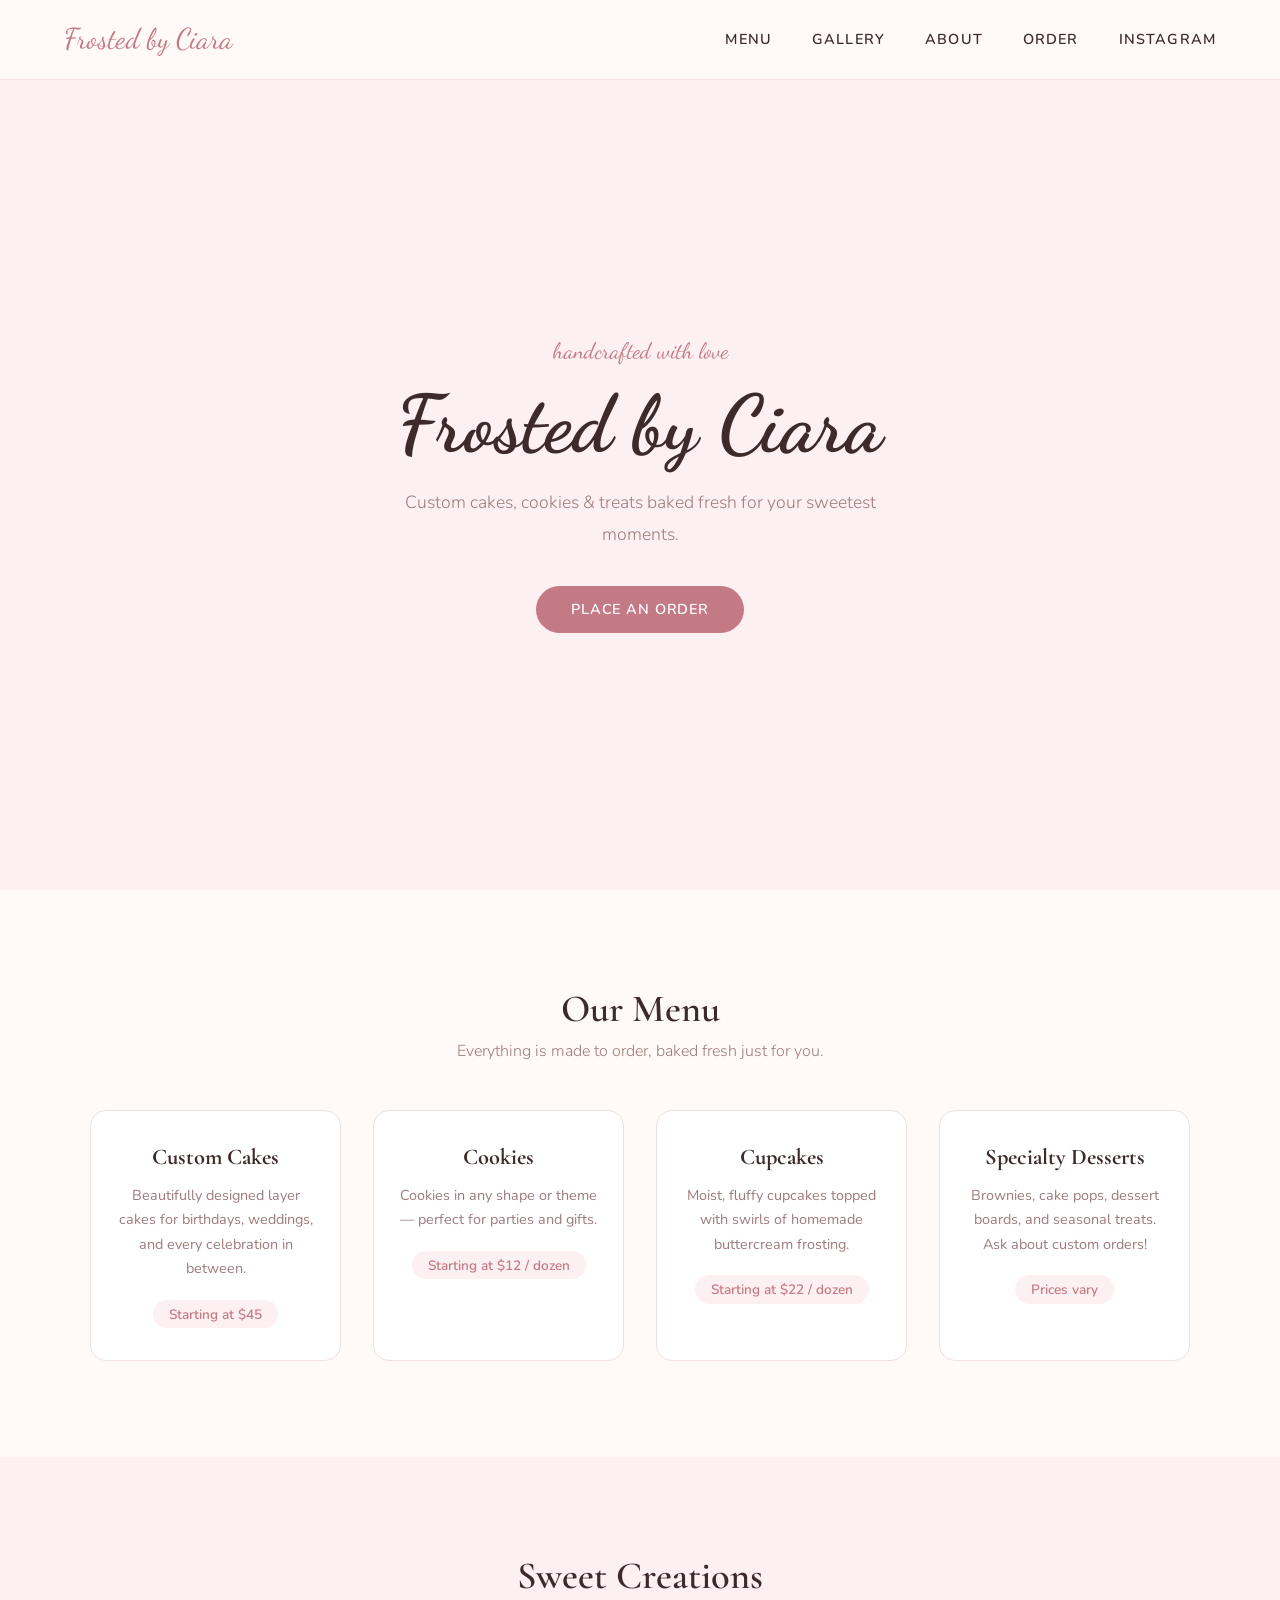
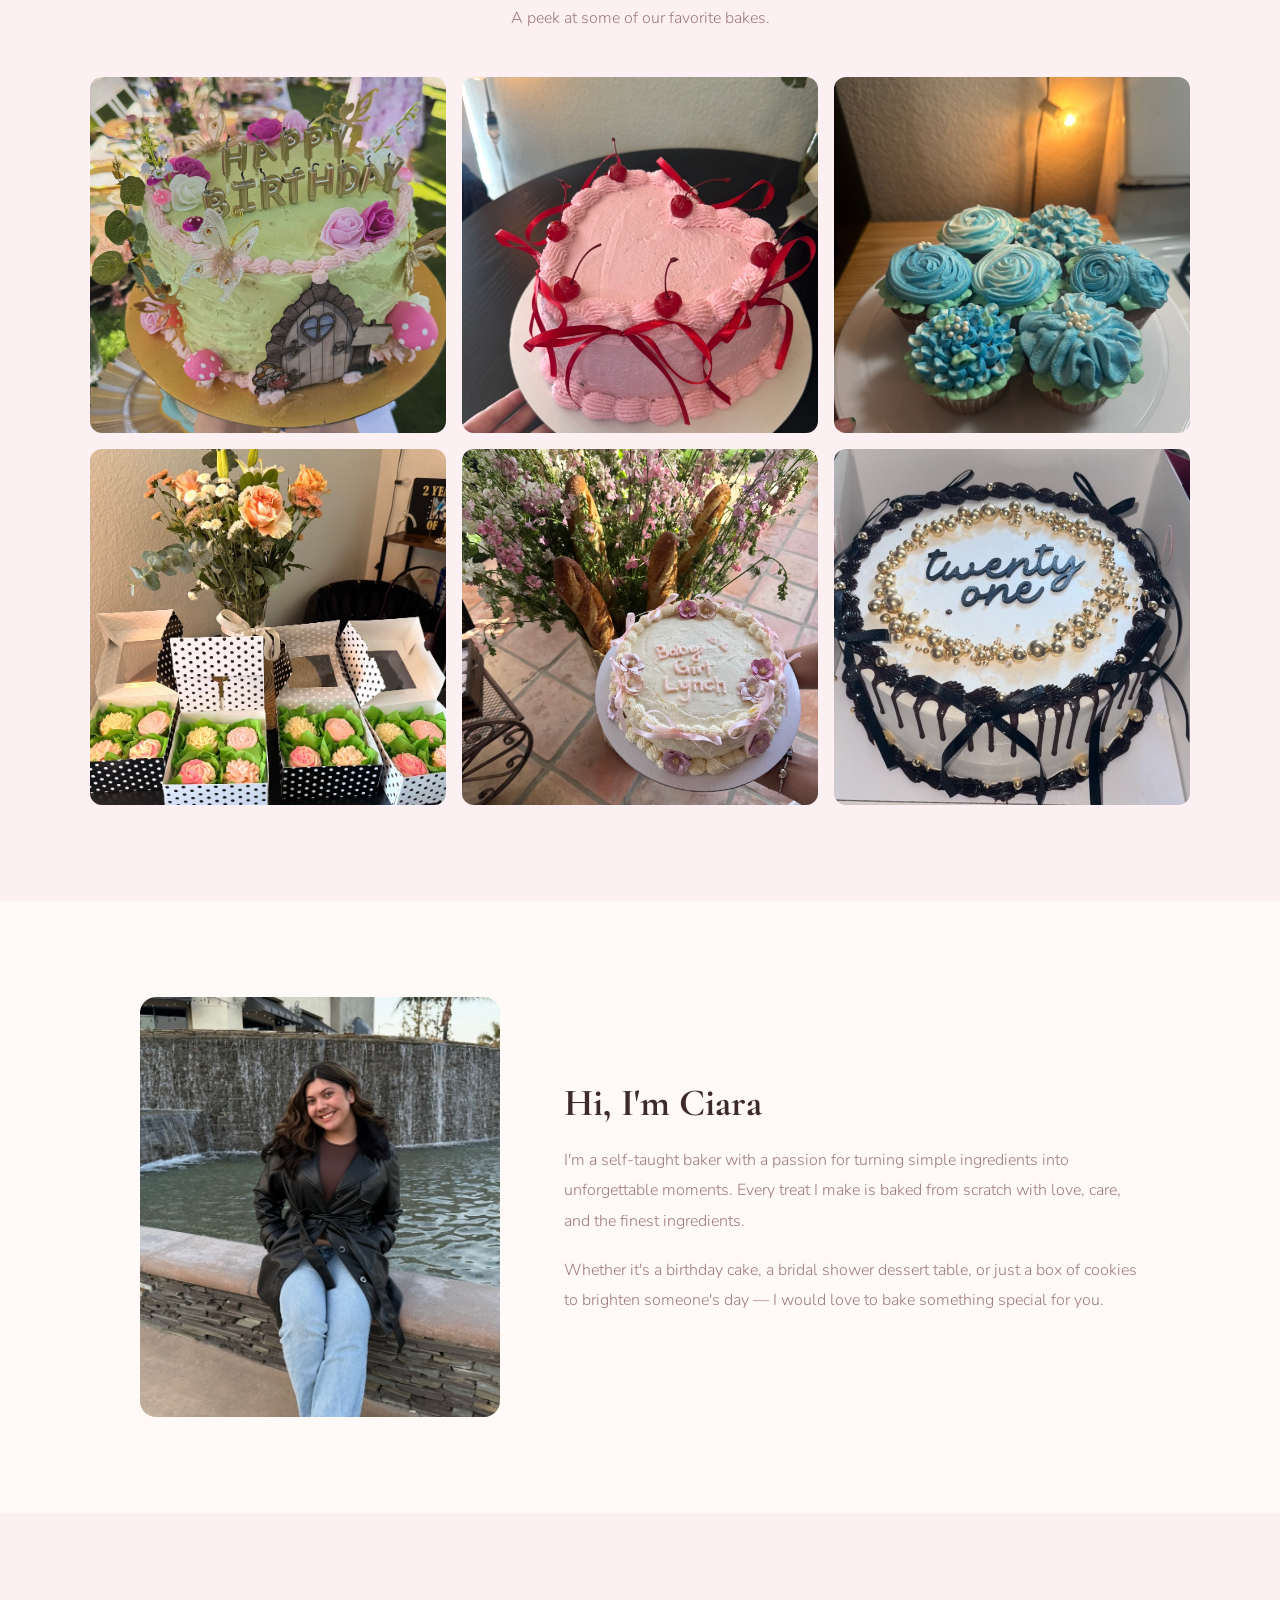
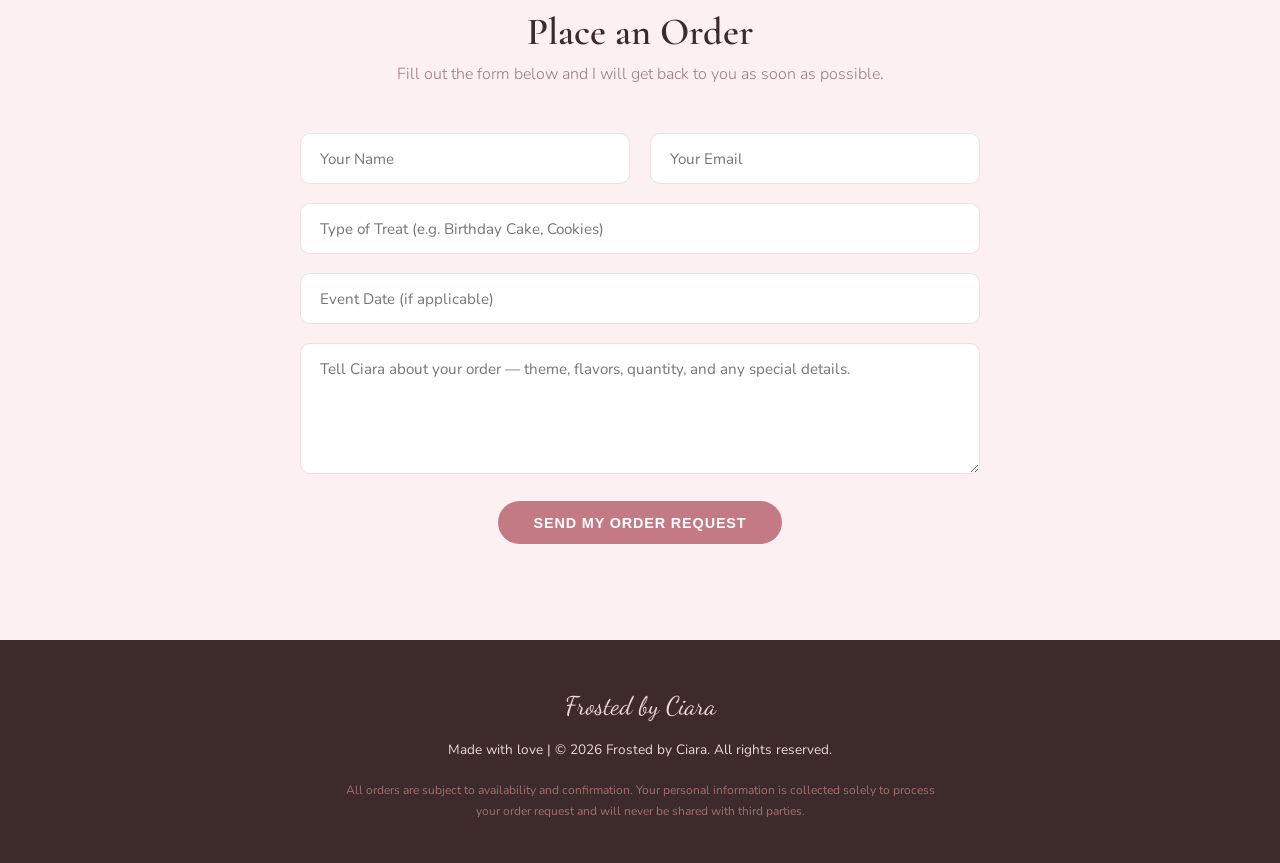
<file: index.html>
<!DOCTYPE html>
<html lang="en">
  <head>
    <meta charset="UTF-8" />
    <meta name="viewport" content="width=device-width, initial-scale=1.0" />
    <title>Frosted by Ciara</title>
    <link rel="preconnect" href="https://fonts.googleapis.com" />
    <link rel="preconnect" href="https://fonts.gstatic.com" crossorigin />
    <link href="https://fonts.googleapis.com/css2?family=Cormorant+Garamond:ital,wght@0,400;0,600;1,400&family=Dancing+Script:wght@700&family=Nunito:wght@300;400;600&display=swap" rel="stylesheet" />
    <link rel="stylesheet" href="style.css" />
  </head>
  <body>

    <!-- NAVIGATION -->
    <nav class="navbar">
      <div class="nav-logo">Frosted by Ciara</div>
      <ul class="nav-links">
        <li><a href="#menu">Menu</a></li>
        <li><a href="#gallery">Gallery</a></li>
        <li><a href="#about">About</a></li>
        <li><a href="#order">Order</a></li>
        <li><a href="https://www.instagram.com/frostedbyciara" target="_blank">Instagram</a></li>
      </ul>
      <button class="hamburger" id="hamburger">
        <span></span>
        <span></span>
        <span></span>
      </button>
    </nav>

    <!-- HERO -->
    <section class="hero">
      <div class="hero-content">
        <p class="hero-tagline">handcrafted with love</p>
        <h1 class="hero-title">Frosted by Ciara</h1>
        <p class="hero-subtitle">Custom cakes, cookies & treats baked fresh for your sweetest moments.</p>
        <a href="#order" class="btn">Place an Order</a>
      </div>
    </section>

    <!-- MENU -->
    <section class="menu" id="menu">
      <h2 class="section-title">Our Menu</h2>
      <p class="section-subtitle">Everything is made to order, baked fresh just for you.</p>
      <div class="menu-grid">

        <div class="menu-card">
          <h3>Custom Cakes</h3>
          <p>Beautifully designed layer cakes for birthdays, weddings, and every celebration in between.</p>
          <span class="price">Starting at $45</span>
        </div>

        <div class="menu-card">
          <h3>Cookies</h3>
          <p>Cookies in any shape or theme — perfect for parties and gifts.</p>
          <span class="price">Starting at $12 / dozen</span>
        </div>

        <div class="menu-card">
          <h3>Cupcakes</h3>
          <p>Moist, fluffy cupcakes topped with swirls of homemade buttercream frosting.</p>
          <span class="price">Starting at $22 / dozen</span>
        </div>

        <div class="menu-card">
          <h3>Specialty Desserts</h3>
          <p>Brownies, cake pops, dessert boards, and seasonal treats. Ask about custom orders!</p>
          <span class="price">Prices vary</span>
        </div>

      </div>
    </section>

    <!-- GALLERY -->
    <section class="gallery" id="gallery">
      <h2 class="section-title">Sweet Creations</h2>
      <p class="section-subtitle">A peek at some of our favorite bakes.</p>
      <div class="gallery-grid">
       <div class="gallery-item"><img src="images/IMG_4489.JPG" alt="Frosted by Ciara baked goods" /></div>
        <div class="gallery-item"><img src="images/IMG_5154.jpg" alt="Frosted by Ciara baked goods" /></div>
        <div class="gallery-item"><img src="images/IMG_5155.jpg" alt="Frosted by Ciara baked goods" /></div>
        <div class="gallery-item"><img src="images/IMG_5156.jpg" alt="Frosted by Ciara baked goods" /></div>
        <div class="gallery-item"><img src="images/IMG_5157.jpg" alt="Frosted by Ciara baked goods" /></div>
        <div class="gallery-item"><img src="images/View recent photos.PNG" alt="Frosted by Ciara baked goods" /></div>
      </div>
    </section>

    <!-- ABOUT -->
    <section class="about" id="about">
      <div class="about-content">
        <div class="about-image">
          <img src="images/IMG_5158.jpg" alt="Ciara, baker and founder of Frosted by Ciara" />
        </div>
        <div class="about-text">
          <h2>Hi, I'm Ciara</h2>
          <p>I'm a self-taught baker with a passion for turning simple ingredients into unforgettable moments. Every treat I make is baked from scratch with love, care, and the finest ingredients.</p>
          <p>Whether it's a birthday cake, a bridal shower dessert table, or just a box of cookies to brighten someone's day — I would love to bake something special for you.</p>
        </div>
      </div>
    </section>

    <!-- ORDER FORM -->
    <section class="order" id="order">
      <h2 class="section-title">Place an Order</h2>
      <p class="section-subtitle">Fill out the form below and I will get back to you as soon as possible.</p>
      <form class="order-form" action="https://formspree.io/f/mqeokwaa" method="POST" _next="thankyou.html">
        <div class="form-row">
  <input type="text" name="name" placeholder="Your Name" required />
  <input type="email" name="email" placeholder="Your Email" required />
</div>
<input type="text" name="treat_type" placeholder="Type of Treat (e.g. Birthday Cake, Cookies)" required />
<input type="text" name="event_date" placeholder="Event Date (if applicable)" />
<textarea name="order_details" placeholder="Tell Ciara about your order — theme, flavors, quantity, and any special details." rows="5" required></textarea>
        <button type="submit" class="btn">Send My Order Request</button>
      </form>
    </section>

    <!-- FOOTER -->
    <footer class="footer">
      <p class="footer-logo">Frosted by Ciara</p>
      <p>Made with love | &copy; 2026 Frosted by Ciara. All rights reserved.</p>
      <p class="footer-legal">
        All orders are subject to availability and confirmation. 
        Your personal information is collected solely to process your order request and will never be shared with third parties.
      </p>
    </footer>

    <script src="script.js"></script>
  </body>
</html>
</file>
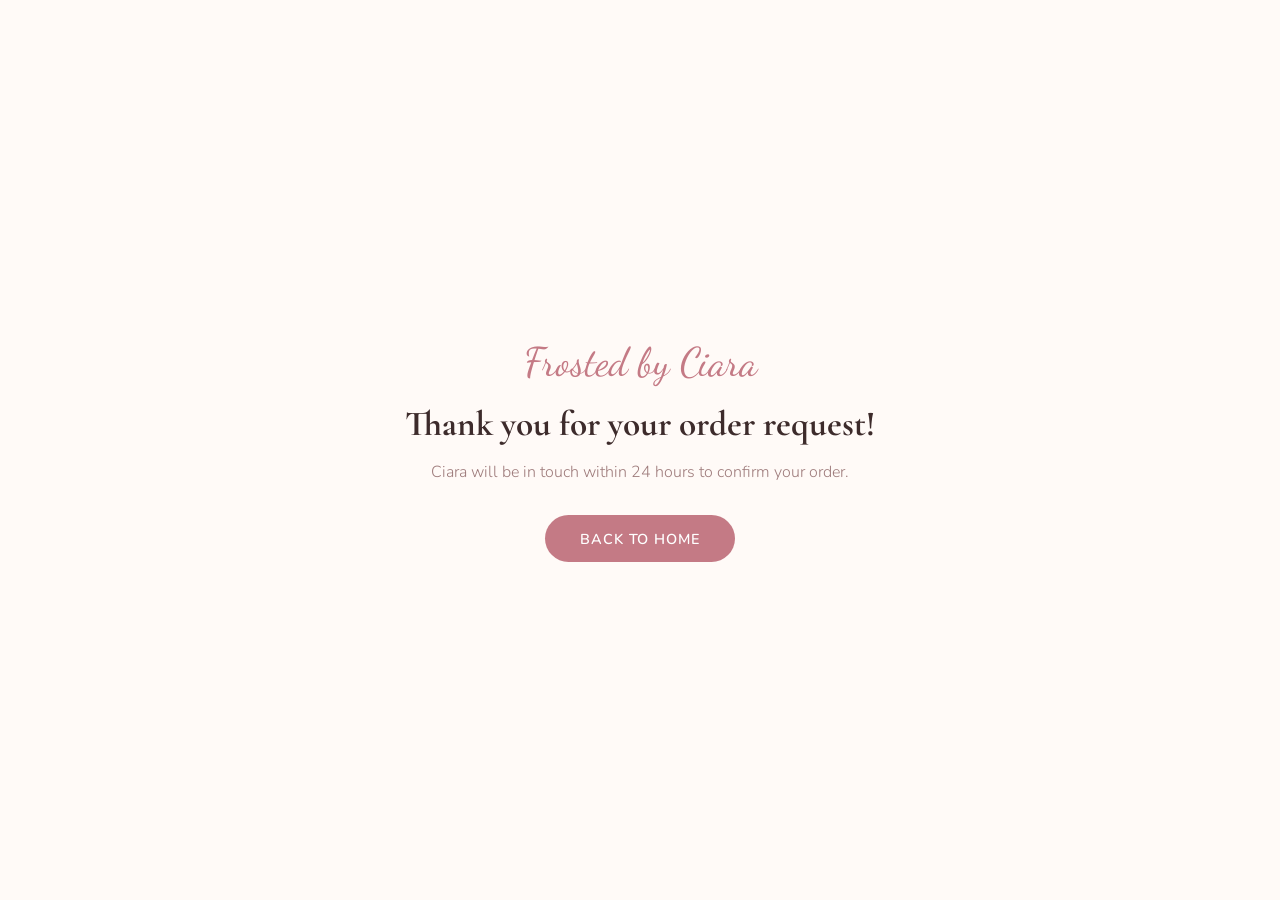
<file: thankyou.html>
<!DOCTYPE html>
<html lang="en">
  <head>
    <meta charset="UTF-8" />
    <meta name="viewport" content="width=device-width, initial-scale=1.0" />
    <title>Thank You | Frosted by Ciara</title>
    <link rel="preconnect" href="https://fonts.googleapis.com" />
    <link rel="preconnect" href="https://fonts.gstatic.com" crossorigin />
    <link href="https://fonts.googleapis.com/css2?family=Cormorant+Garamond:wght@400;600&family=Dancing+Script:wght@700&family=Nunito:wght@300;400;600&display=swap" rel="stylesheet" />
    <link rel="stylesheet" href="style.css" />
  </head>
  <body style="display: flex; align-items: center; justify-content: center; min-height: 100vh; text-align: center; padding: 2rem;">
    <div>
      <p style="font-family: 'Dancing Script', cursive; font-size: 2.5rem; color: #c47a85; margin-bottom: 1rem;">Frosted by Ciara</p>
      <h1 style="font-family: 'Cormorant Garamond', serif; font-size: 2.2rem; color: #3d2b2b; margin-bottom: 1rem;">Thank you for your order request!</h1>
      <p style="color: #9e7b7b; font-size: 1rem; font-weight: 300; margin-bottom: 2rem;">Ciara will be in touch within 24 hours to confirm your order.</p>
      <a href="index.html" class="btn">Back to Home</a>
    </div>
  </body>
</html>
</file>
<file: style.css>
/* ── RESET & BASE ── */
* {
  margin: 0;
  padding: 0;
  box-sizing: border-box;
}

html {
  scroll-behavior: smooth;
}

body {
  font-family: 'Nunito', sans-serif;
  background-color: #fffaf7;
  color: #3d2b2b;
}

/* ── TYPOGRAPHY ── */
h1, h2, h3 {
  font-family: 'Cormorant Garamond', serif;
}

.section-title {
  font-size: 2.4rem;
  font-weight: 600;
  text-align: center;
  margin-bottom: 0.5rem;
  color: #3d2b2b;
}

.section-subtitle {
  text-align: center;
  color: #9e7b7b;
  font-size: 1rem;
  margin-bottom: 3rem;
  font-weight: 300;
}

/* ── NAVBAR ── */
.navbar {
  display: flex;
  justify-content: space-between;
  align-items: center;
  padding: 1.4rem 4rem;
  background-color: #fffaf7;
  position: sticky;
  top: 0;
  z-index: 100;
  border-bottom: 1px solid #f0e0e0;
}

.nav-logo {
  font-family: 'Dancing Script', cursive;
  font-size: 1.8rem;
  color: #c47a85;
}

.nav-links {
  list-style: none;
  display: flex;
  gap: 2.5rem;
}

.nav-links a {
  text-decoration: none;
  color: #3d2b2b;
  font-size: 0.9rem;
  font-weight: 600;
  letter-spacing: 0.08em;
  text-transform: uppercase;
  transition: color 0.3s ease;
}

.nav-links a:hover {
  color: #c47a85;
}

/* ── HERO ── */
.hero {
  min-height: 90vh;
  display: flex;
  align-items: center;
  justify-content: center;
  text-align: center;
  background-color: #fdf0f2;
  padding: 4rem 2rem;
}

.hero-tagline {
  font-family: 'Dancing Script', cursive;
  font-size: 1.4rem;
  color: #c47a85;
  margin-bottom: 1rem;
}

.hero-title {
  font-family: 'Dancing Script', cursive;
  font-size: 5rem;
  color: #3d2b2b;
  margin-bottom: 1.2rem;
  line-height: 1.1;
}

.hero-subtitle {
  font-size: 1.1rem;
  color: #9e7b7b;
  max-width: 480px;
  margin: 0 auto 2.2rem;
  font-weight: 300;
  line-height: 1.8;
}

/* ── BUTTON ── */
.btn {
  display: inline-block;
  background-color: #c47a85;
  color: #fff;
  padding: 0.85rem 2.2rem;
  border-radius: 50px;
  text-decoration: none;
  font-size: 0.9rem;
  font-weight: 600;
  letter-spacing: 0.06em;
  text-transform: uppercase;
  border: none;
  cursor: pointer;
  transition: background-color 0.3s ease, transform 0.2s ease;
}

.btn:hover {
  background-color: #a85f6e;
  transform: translateY(-2px);
}

/* ── MENU ── */
.menu {
  padding: 6rem 4rem;
  background-color: #fffaf7;
}

.menu-grid {
  display: grid;
  grid-template-columns: repeat(auto-fit, minmax(220px, 1fr));
  gap: 2rem;
  max-width: 1100px;
  margin: 0 auto;
}

.menu-card {
  background-color: #fff;
  border: 1px solid #f0e0e0;
  border-radius: 16px;
  padding: 2rem 1.5rem;
  text-align: center;
  transition: transform 0.3s ease, box-shadow 0.3s ease;
}

.menu-card:hover {
  transform: translateY(-6px);
  box-shadow: 0 12px 30px rgba(196, 122, 133, 0.12);
}

.menu-card h3 {
  font-size: 1.4rem;
  margin-bottom: 0.8rem;
  color: #3d2b2b;
}

.menu-card p {
  font-size: 0.9rem;
  color: #9e7b7b;
  line-height: 1.7;
  margin-bottom: 1.2rem;
}

.price {
  display: inline-block;
  background-color: #fdf0f2;
  color: #c47a85;
  font-size: 0.85rem;
  font-weight: 600;
  padding: 0.3rem 1rem;
  border-radius: 50px;
}

/* ── GALLERY ── */
.gallery {
  padding: 6rem 4rem;
  background-color: #fdf0f2;
}

.gallery-grid {
  display: grid;
  grid-template-columns: repeat(3, 1fr);
  gap: 1rem;
  max-width: 1100px;
  margin: 0 auto;
}

.gallery-item {
  background-color: #f0d5d9;
  border-radius: 12px;
  aspect-ratio: 1 / 1;
  overflow: hidden;
}

.gallery-item img {
  width: 100%;
  height: 100%;
  object-fit: cover;
  display: block;
  transition: transform 0.4s ease;
}

.gallery-item:hover img {
  transform: scale(1.05);
}

/* ── ABOUT ── */
.about {
  padding: 6rem 4rem;
  background-color: #fffaf7;
}

.about-content {
  display: flex;
  align-items: center;
  gap: 4rem;
  max-width: 1000px;
  margin: 0 auto;
}

.about-image {
  width: 360px;
  height: 420px;
  border-radius: 16px;
  background-color: #f0d5d9;
  flex-shrink: 0;
  overflow: hidden;
}

.about-image img {
  width: 100%;
  height: 100%;
  object-fit: cover;
}

.about-text h2 {
  font-size: 2.4rem;
  margin-bottom: 1.2rem;
  color: #3d2b2b;
}

.about-text p {
  font-size: 1rem;
  color: #9e7b7b;
  line-height: 1.9;
  margin-bottom: 1.2rem;
  font-weight: 300;
}

/* ── ORDER FORM ── */
.order {
  padding: 6rem 4rem;
  background-color: #fdf0f2;
}

.order-form {
  max-width: 680px;
  margin: 0 auto;
  display: flex;
  flex-direction: column;
  gap: 1.2rem;
}

.form-row {
  display: grid;
  grid-template-columns: 1fr 1fr;
  gap: 1.2rem;
}

.order-form input,
.order-form textarea {
  width: 100%;
  padding: 0.9rem 1.2rem;
  border: 1px solid #f0e0e0;
  border-radius: 10px;
  font-family: 'Nunito', sans-serif;
  font-size: 0.95rem;
  background-color: #fff;
  color: #3d2b2b;
  outline: none;
  transition: border-color 0.3s ease;
}

.order-form input:focus,
.order-form textarea:focus {
  border-color: #c47a85;
}

.order-form textarea {
  resize: vertical;
}

.order-form .btn {
  align-self: center;
  margin-top: 0.5rem;
}

/* ── FOOTER ── */
.footer {
  background-color: #3d2b2b;
  color: #f0d5d9;
  text-align: center;
  padding: 2.5rem;
  font-size: 0.85rem;
  line-height: 2;
}

.footer-logo {
  font-family: 'Dancing Script', cursive;
  font-size: 1.6rem;
  color: #f0d5d9;
  margin-bottom: 0.3rem;
}
/* ── FORM SUCCESS ── */
.form-success {
  text-align: center;
  padding: 3rem;
  background-color: #fff;
  border-radius: 16px;
  border: 1px solid #f0e0e0;
}

.form-success h3 {
  font-size: 1.8rem;
  color: #3d2b2b;
  margin-bottom: 0.8rem;
}

.form-success p {
  color: #9e7b7b;
  font-weight: 300;
}
/* ── FOOTER LEGAL ── */
.footer-legal {
  margin-top: 1rem;
  font-size: 0.75rem;
  color: #a07070;
  max-width: 600px;
  margin-left: auto;
  margin-right: auto;
  line-height: 1.8;
}
.nav-logo {
    white-space: nowrap;
}
/* ── HAMBURGER MENU ── */
.hamburger {
  display: none;
  flex-direction: column;
  gap: 5px;
  background: none;
  border: none;
  cursor: pointer;
  padding: 4px;
}

.hamburger span {
  display: block;
  width: 24px;
  height: 2px;
  background-color: #3d2b2b;
  border-radius: 2px;
  transition: all 0.3s ease;
}

@media (max-width: 768px) {
  .hamburger {
    display: flex;
  }

  .nav-links {
    display: none;
    flex-direction: column;
    position: absolute;
    top: 100%;
    left: 0;
    right: 0;
    background-color: #fffaf7;
    border-bottom: 1px solid #f0e0e0;
    padding: 1.5rem 2rem;
    gap: 1.2rem;
  }

  .nav-links.open {
    display: flex;
  }

  .navbar {
    position: relative;
  }
}
</file>
